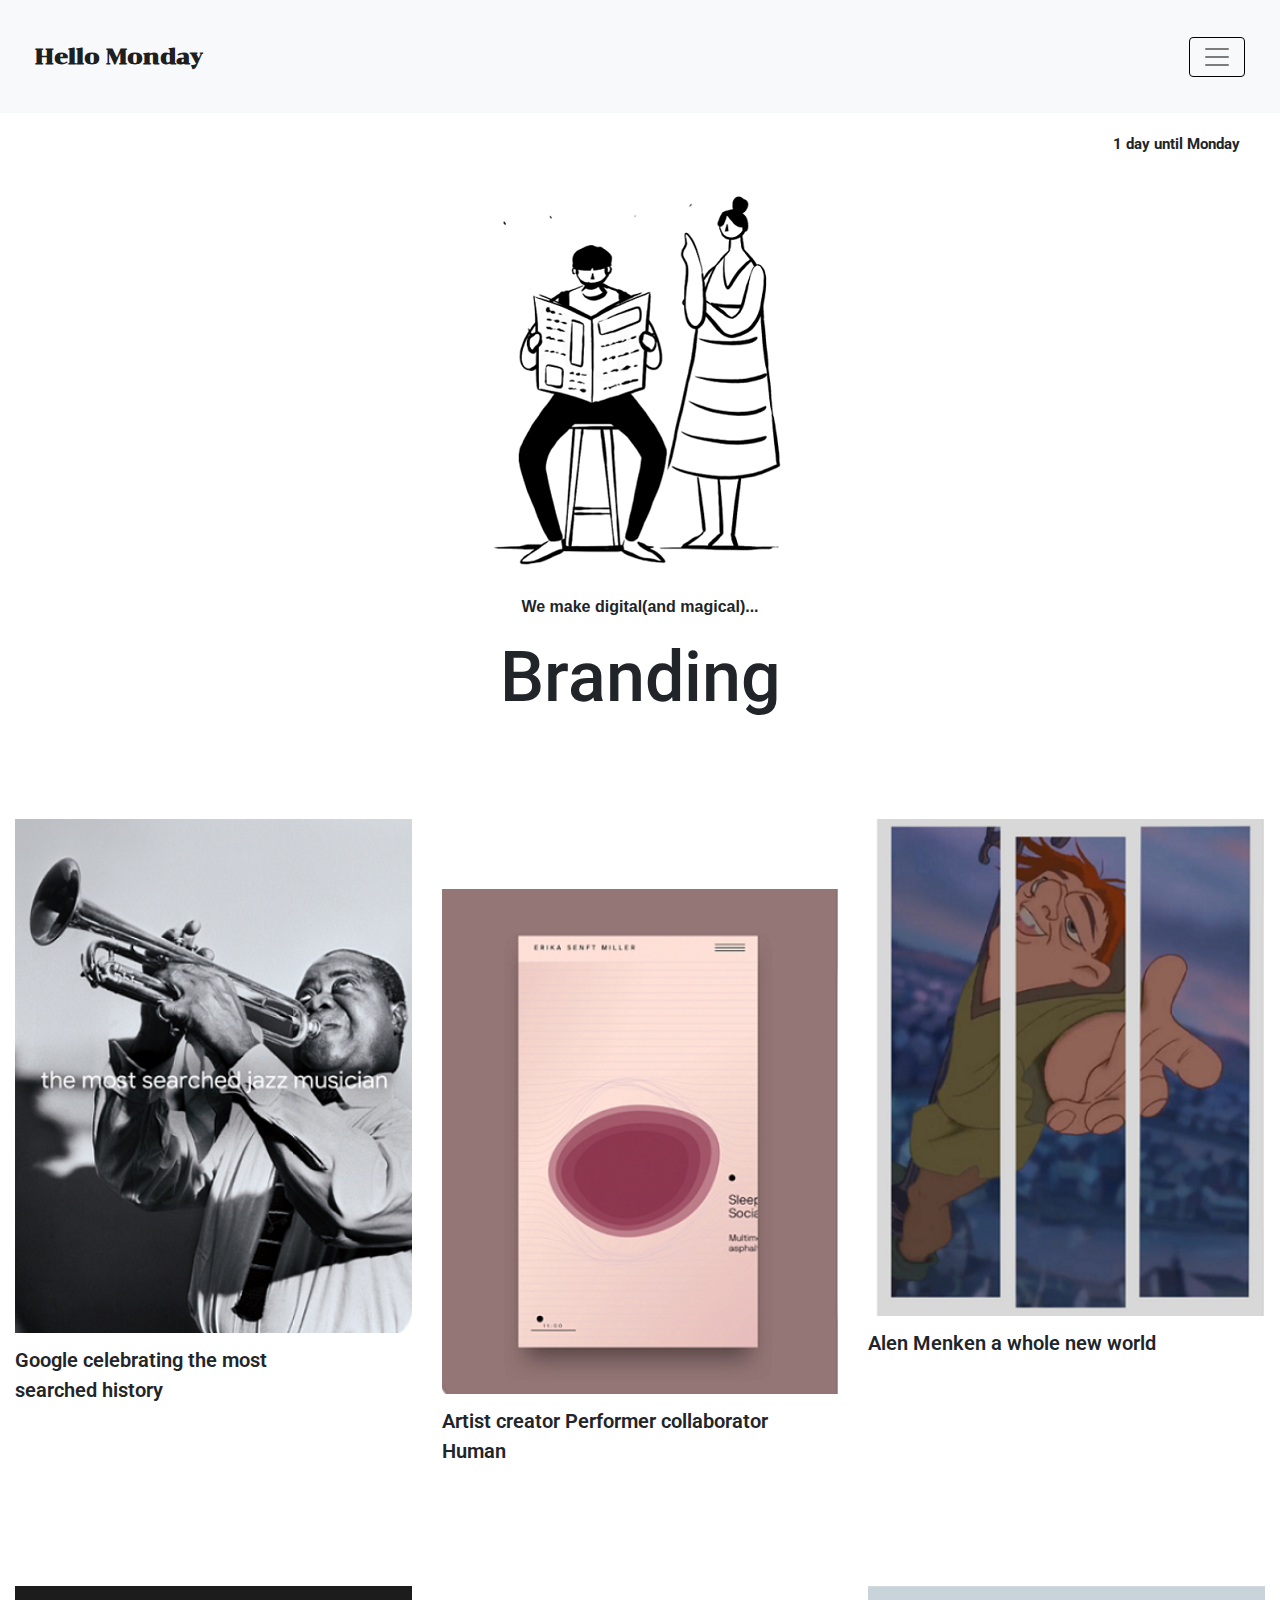
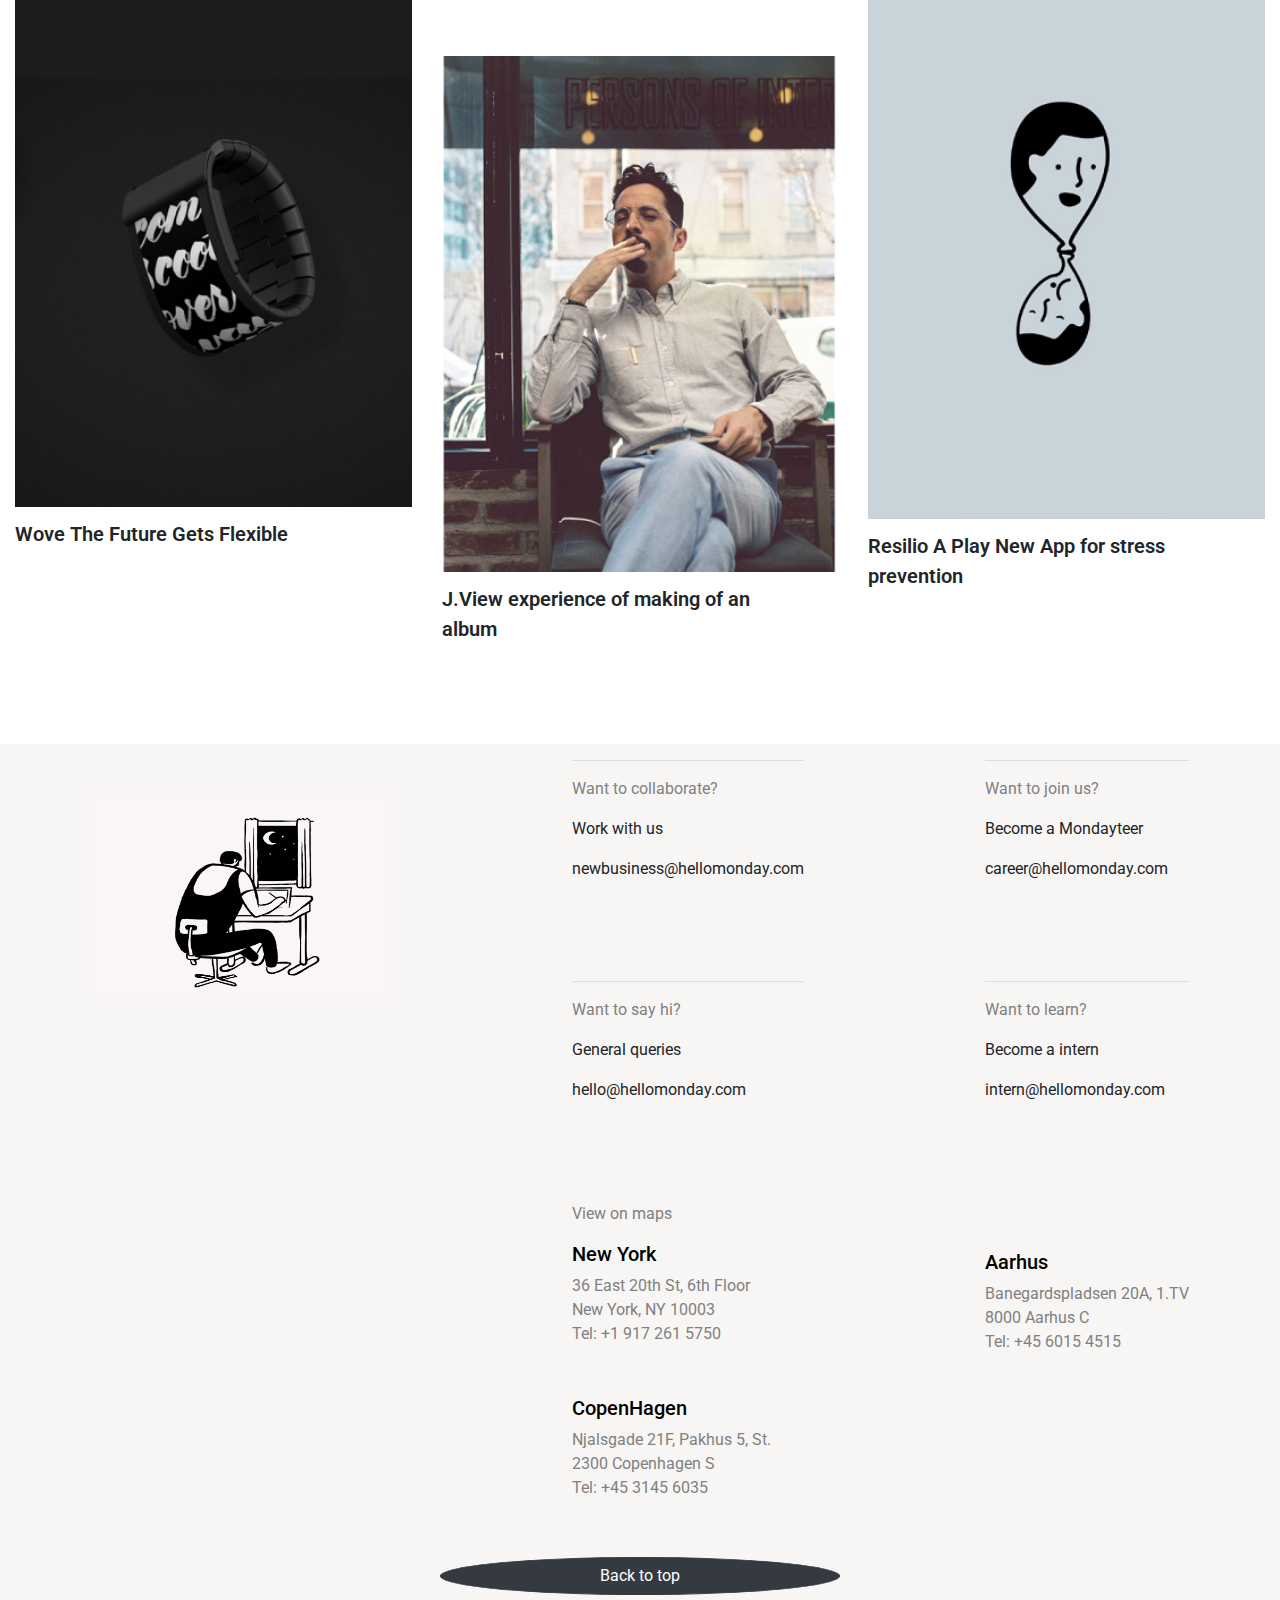
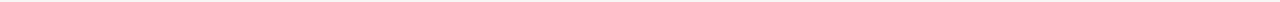
<file: index.html>
<!DOCTYPE html>
<html lang="en">

<head>
  <meta charset="UTF-8">
  <meta name="viewport" content="width=device-width, initial-scale=1.0">
  <title>Hello Monday</title>
  <link rel="stylesheet" href="https://stackpath.bootstrapcdn.com/bootstrap/4.5.2/css/bootstrap.min.css"
    integrity="sha384-JcKb8q3iqJ61gNV9KGb8thSsNjpSL0n8PARn9HuZOnIxN0hoP+VmmDGMN5t9UJ0Z" crossorigin="anonymous">
  <link rel="stylesheet" href="style.css">
  <link href="https://fonts.googleapis.com/css2?family=Chonburi&display=swap" rel="stylesheet">
  <link href="https://fonts.googleapis.com/css2?family=Roboto&display=swap" rel="stylesheet">
  <link rel="stylesheet" href="https://use.fontawesome.com/releases/v5.15.0/css/all.css"
    integrity="sha384-OLYO0LymqQ+uHXELyx93kblK5YIS3B2ZfLGBmsJaUyor7CpMTBsahDHByqSuWW+q" crossorigin="anonymous">
  <script src="https://code.jquery.com/jquery-3.5.1.slim.min.js"
    integrity="sha384-DfXdz2htPH0lsSSs5nCTpuj/zy4C+OGpamoFVy38MVBnE+IbbVYUew+OrCXaRkfj" crossorigin="anonymous">
  </script>
  <script src="https://cdn.jsdelivr.net/npm/popper.js@1.16.1/dist/umd/popper.min.js"
    integrity="sha384-9/reFTGAW83EW2RDu2S0VKaIzap3H66lZH81PoYlFhbGU+6BZp6G7niu735Sk7lN" crossorigin="anonymous">
  </script>
  <script src="https://stackpath.bootstrapcdn.com/bootstrap/4.5.2/js/bootstrap.min.js"
    integrity="sha384-B4gt1jrGC7Jh4AgTPSdUtOBvfO8shuf57BaghqFfPlYxofvL8/KUEfYiJOMMV+rV" crossorigin="anonymous">
  </script>

</head>

<body>

  <nav id="navigation" class="navbar navbar-light bg-light">
    <a class="navbar-brand" href="#">Hello Monday</a>
    <a href="#navigation"><button class="navbar-toggler" type="button" data-toggle="collapse" data-target="#collapsingNavbar"
      aria-expanded="false">
      <span class="navbar-toggler-icon"></span>
    </button></a>
    <div class="navbar-collapse collapse" id="collapsingNavbar">
      <ul class="navbar-nav">
        <li class="nav-item ">
          <a class="nav-link " href="work.html">Work</a>
        </li>
        <li class="nav-item">
          <a class="nav-link " href="#">Services</a>
        </li>
        <li class="nav-item">
          <a class="nav-link " href="#">About</a>
        </li>
        <li class="nav-item">
          <a class="nav-link " href="stories.html">Stories</a>
        </li>
        <li class="nav-item">
          <div class="social">
            <!-- <a class="" href="#">facebook</a>
            <a class="" href="#">facebook</a>
            <a class="" href="#">facebook</a> -->
            <a href="https://www.facebook.com/hellomonday"><i class="fab fa-facebook"></i></a>
            <a href="https://www.instagram.com/hellomondaycom"><i class="fab fa-instagram"></i></a>
            <a href="https://twitter.com/hellomondaycom"><i class="fab fa-twitter"></i></a>
          </div>
        </li>
      </ul>

    </div>
  </nav>
  <div class="monday">
    <p><i class="fas fa-calendar-week"></i>4 days until Monday</p>
  </div>
  <div class="img">
    <img src="images/HM.png" alt="image not found">
  </div>
  <p class="caption">We make digital(and magical)...</p>
  <div id="carouselExampleSlidesOnly" class="carousel slide" data-interval="2000" data-ride="carousel" data-pause="false">
    <div class="carousel-inner">
      <div class="carousel-item active">
        <h2 class="d-block w-100">Branding</h2>
      </div>
      <div class="carousel-item">
        <h2 class="d-block w-100">Experiences</h2>
      </div>
      <div class="carousel-item">
        <h2 class="d-block w-100">Products</h2>
      </div>
    </div>
  </div>
  <div class="row">
    <div class="col-lg-4 col-md-4 col-sm-6 col-6">
      <div class="card">
        <img class="card-title" src="images/1.png" alt="">
        <p class="card-text">Google celebrating the most searched history</p>
      </div>
    </div>
    <div class="col-lg-4 col-md-4 col-sm-6 col-6">
      <div class="card middle">
        <img class="card-title" src="images/2.png" alt="">
        <p class="card-text">Artist creator Performer collaborator Human</p>
      </div>
    </div>
    <div class="col-lg-4 col-md-4 col-sm-6 col-6">
      <div class="card">
        <img class="card-title" src="images/3.png" alt="">
        <p class="card-text">Alen Menken a whole new world</p>
      </div>
    </div>
    <div class="col-lg-4 col-md-4 col-sm-6 col-6">
      <div class="card">
        <img class="card-title" src="images/4.png" alt="">
        <p class="card-text">Wove The Future Gets Flexible</p>
      </div>
    </div>
    <div class="col-lg-4 col-md-4 col-sm-6 col-6">
      <div class="card middle">
        <img class="card-title" src="images/5.png" alt="">
        <p class="card-text">J.View experience of making of an album</p>
      </div>
    </div>
    <div class="col-lg-4 col-md-4 col-sm-6 col-6">
      <div class="card">
        <img class="card-title" src="images/6.png" alt="">
        <p class="card-text">Resilio A Play New App for stress prevention</p>
      </div>
    </div>
  </div>
  <footer>
    <div class="footer">
        <img src="images/footer.gif" alt="error" srcset="">
        <div class="xyz">
            <div class="section">
                <hr>
                <p onclick="copyToClipboard('#e1')" class="t title">Want to collaborate?</p>
                <p class="body">Work with us<br>
                </p>
                <p id="e1">newbusiness@hellomonday.com</p>
            </div>
            <div class="section">
                <hr>
                <p onclick="copyToClipboard('#e2')" class="t title">Want to say hi?</p>
                <p class="body">General queries<br>
                </p>
                <p id="e2">hello@hellomonday.com</p>
            </div>

            <div class="maps">
                <div class="one">
                    <p class="t">View on maps</p>
                    <a
                        href="https://www.google.com/maps/place/Hello+Monday/@40.7385487,-73.9908748,17z/data=!3m1!4b1!4m5!3m4!1s0x89c2598a2e1e0395:0x59d0e9a5cd05d207!8m2!3d40.7385487!4d-73.9886861">
                        <h5>New York</h5>
                        <p class="t">
                            36 East 20th St, 6th Floor<br>
                            New York, NY 10003<br>
                            Tel: +1 917 261 5750
                        </p>
                    </a>
                </div>
                <div class="one">
                    <a
                        href="https://www.google.com/maps/place/Hello+Monday/@55.6658995,12.5783361,17z/data=!3m1!4b1!4m5!3m4!1s0x46525311dc95031f:0x653c028e0411e843!8m2!3d55.6658995!4d12.5805301">
                        <h5>CopenHagen</h5>
                        <p class="t">
                            Njalsgade 21F, Pakhus 5, St.<br>
                            2300 Copenhagen S<br>
                            Tel: +45 3145 6035
                        </p>
                    </a>
                </div>
            </div>
        </div>


        <div class="xyz">
            <div class="section">
                <hr>
                <p onclick="copyToClipboard('#e3')" class="t title">Want to join us?</p>
                <p class="body">Become a Mondayteer<br>
                </p>
                <p id="e3">career@hellomonday.com</p>
            </div>
            <div class="section">
                <hr>
                <p onclick="copyToClipboard('#e4')" class="t title">Want to learn?</p>
                <p class="body">Become a intern<br>
                </p>
                <p id="e4">intern@hellomonday.com</p>
            </div>
            <br><br>
            <div class="">
                <a
                    href="https://www.google.com/maps/place/Hello+Monday/@56.1500968,10.2030539,17z/data=!4m13!1m7!3m6!1s0x464c3f8dc17e752d:0x89536a5252bed856!2sBaneg%C3%A5rdspladsen+20A,+1.tv,+8000+Aarhus!3b1!8m2!3d56.150078!4d10.2027439!3m4!1s0x464c3f8dc17e752d:0x62f4201f2d2c96e!8m2!3d56.150078!4d10.2027439">
                    <h5>Aarhus</h5>
                    <p class="t">
                        Banegardspladsen 20A, 1.TV<br>
                        8000 Aarhus C<br>
                        Tel: +45 6015 4515
                    </p>
                </a>
            </div>
        </div>
    </div>
    <div class="btn">
        <a href="#navigation"><button class="btn btn-dark">Back to top</button></a>
    </div>
</footer>
  <script src="https://ajax.googleapis.com/ajax/libs/jquery/3.5.1/jquery.min.js"></script>
  <script src="script.js"></script>
</body>

</html>
</file>
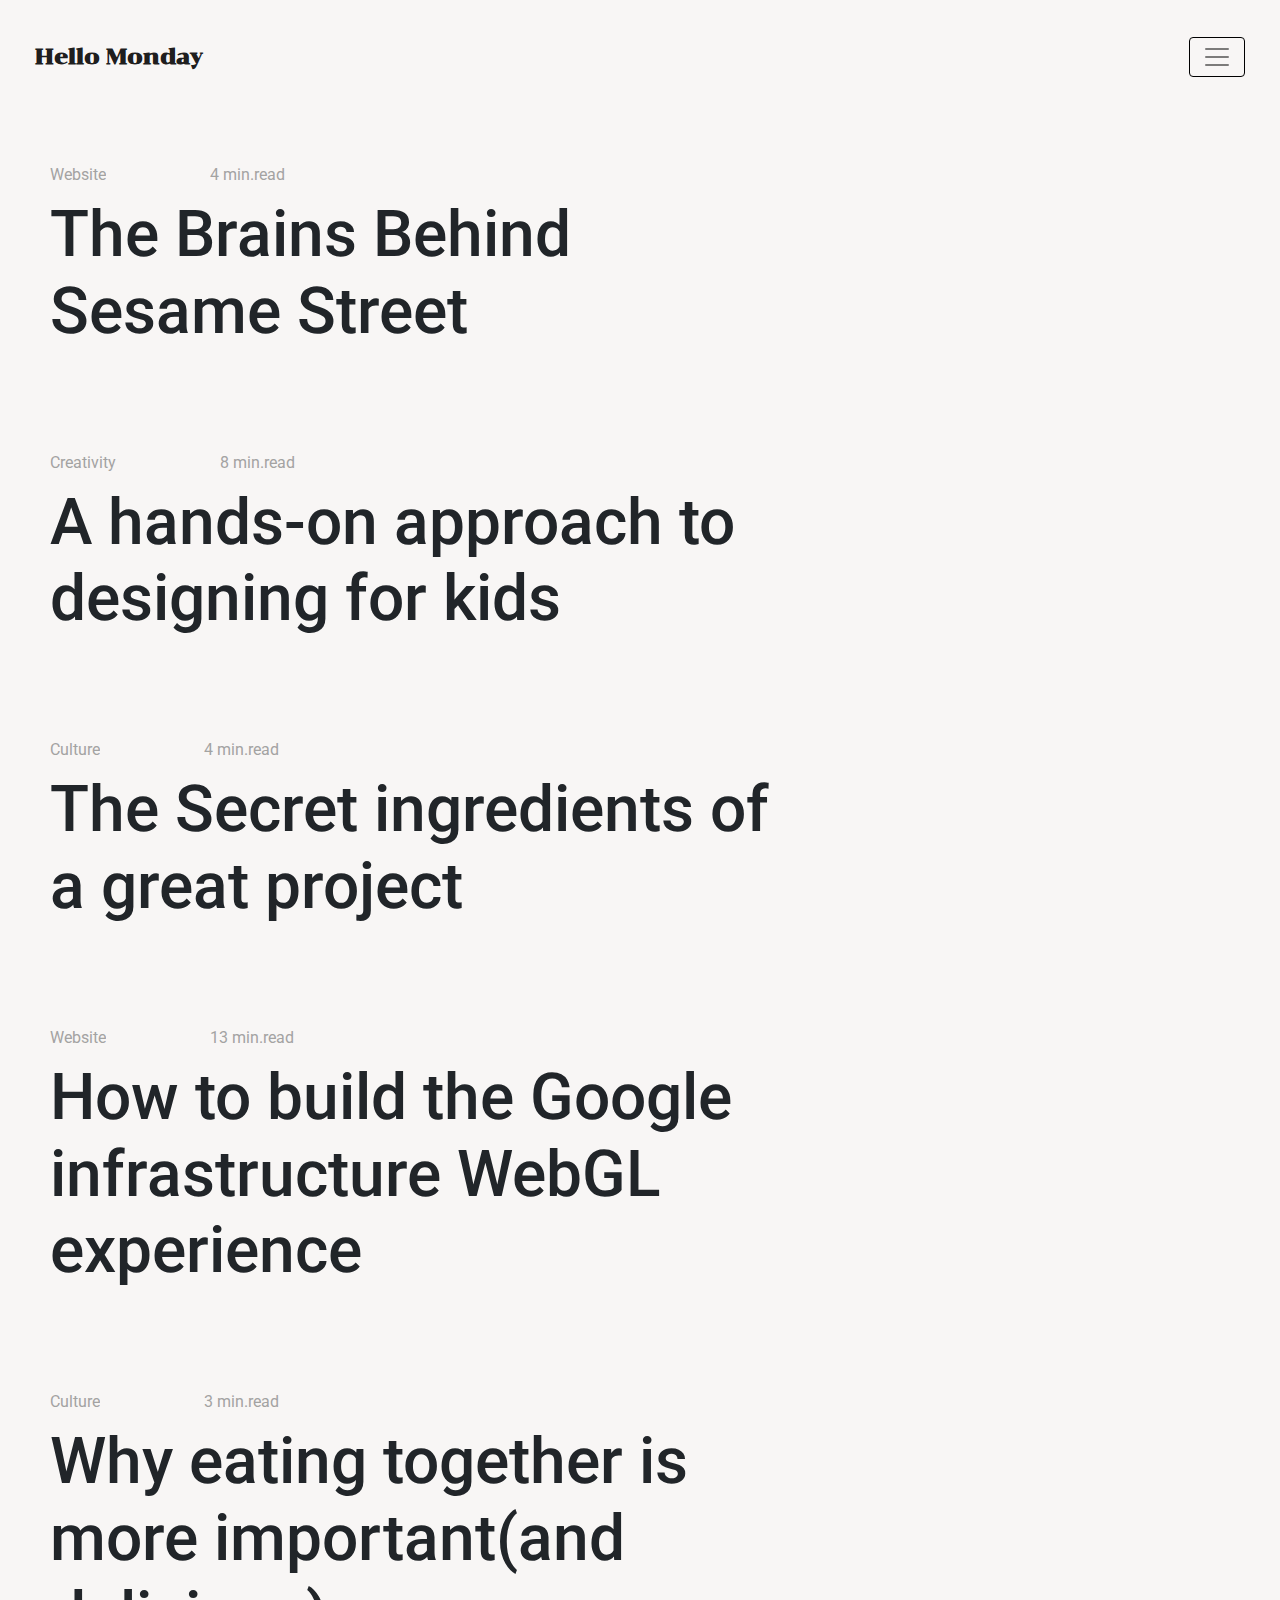
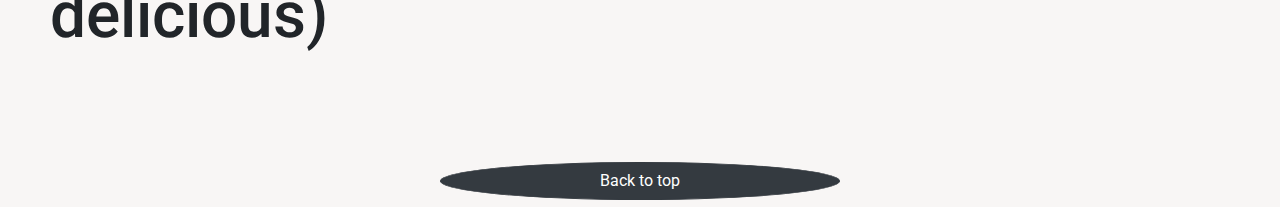
<file: stories.html>
<!DOCTYPE html>
<html lang="en">

<head>
    <meta charset="UTF-8">
    <meta name="viewport" content="width=device-width, initial-scale=1.0">
    <title>Hello Monday</title>
    <link rel="stylesheet" href="https://stackpath.bootstrapcdn.com/bootstrap/4.5.2/css/bootstrap.min.css"
        integrity="sha384-JcKb8q3iqJ61gNV9KGb8thSsNjpSL0n8PARn9HuZOnIxN0hoP+VmmDGMN5t9UJ0Z" crossorigin="anonymous">
    <link rel="stylesheet" href="style.css">
    <link rel="stylesheet" href="stories.css">
    <link href="https://fonts.googleapis.com/css2?family=Chonburi&display=swap" rel="stylesheet">
    <link href="https://fonts.googleapis.com/css2?family=Roboto&display=swap" rel="stylesheet">
    <link rel="stylesheet" href="https://use.fontawesome.com/releases/v5.15.0/css/all.css"
        integrity="sha384-OLYO0LymqQ+uHXELyx93kblK5YIS3B2ZfLGBmsJaUyor7CpMTBsahDHByqSuWW+q" crossorigin="anonymous">
    <script src="https://code.jquery.com/jquery-3.5.1.slim.min.js"
        integrity="sha384-DfXdz2htPH0lsSSs5nCTpuj/zy4C+OGpamoFVy38MVBnE+IbbVYUew+OrCXaRkfj" crossorigin="anonymous">
    </script>
    <script src="https://cdn.jsdelivr.net/npm/popper.js@1.16.1/dist/umd/popper.min.js"
        integrity="sha384-9/reFTGAW83EW2RDu2S0VKaIzap3H66lZH81PoYlFhbGU+6BZp6G7niu735Sk7lN" crossorigin="anonymous">
    </script>
    <script src="https://stackpath.bootstrapcdn.com/bootstrap/4.5.2/js/bootstrap.min.js"
        integrity="sha384-B4gt1jrGC7Jh4AgTPSdUtOBvfO8shuf57BaghqFfPlYxofvL8/KUEfYiJOMMV+rV" crossorigin="anonymous">
    </script>

</head>

<body>

    <nav id="navigation" class="navbar navbar-light">
        <a class="navbar-brand" href="index.html">Hello Monday</a>
        <a href="#navigation"><button class="navbar-toggler" type="button" data-toggle="collapse"
                data-target="#collapsingNavbar" aria-expanded="false">
                <span class="navbar-toggler-icon"></span>
            </button></a>
        <div class="navbar-collapse collapse" id="collapsingNavbar">
            <ul class="navbar-nav">
                <li class="nav-item ">
                    <a class="nav-link " href="work.html">Work</a>
                </li>
                <li class="nav-item">
                    <a class="nav-link " href="#">Services</a>
                </li>
                <li class="nav-item">
                    <a class="nav-link " href="#">About</a>
                </li>
                <li class="nav-item">
                    <a class="nav-link " href="stories.html">Stories</a>
                </li>
                <li class="nav-item">
                    <div class="social">
                        <a href="https://www.facebook.com/hellomonday"><i class="fab fa-facebook"></i></a>
                        <a href="https://www.instagram.com/hellomondaycom"><i class="fab fa-instagram"></i></a>
                        <a href="https://twitter.com/hellomondaycom"><i class="fab fa-twitter"></i></a>
                    </div>
                </li>
            </ul>

        </div>
    </nav>
    <div class="stories">
        <div class="">
            <p class="para">Website</p>
            <p class="para">4 min.read</p>
            <h1 class="heading">The Brains Behind Sesame Street</h1>
        </div>
        <div class="">
            <p class="para">Creativity</p>
            <p class="para">8 min.read</p>
            <h1 class="heading">A hands-on approach to designing for kids</h1>
        </div>
        <div class="">
            <p class="para">Culture</p>
            <p class="para">4 min.read</p>
            <h1 class="heading">The Secret ingredients of a great project</h1>
        </div>
        <div class="">
            <p class="para">Website</p>
            <p class="para">13 min.read</p>
            <h1 class="heading">How to build the Google infrastructure WebGL experience</h1>
        </div>
        <div class="">
            <p class="para">Culture</p>
            <p class="para">3 min.read</p>
            <h1 class="heading">Why eating together is more important(and delicious)</h1>
        </div>
    </div>

    <div class="btn">
        <a href="#navigation"><button class="btn btn-dark">Back to top</button></a>
    </div>
    <script src="https://ajax.googleapis.com/ajax/libs/jquery/3.5.1/jquery.min.js"></script>
    <script src="script.js"></script>
</body>

</html>
</file>
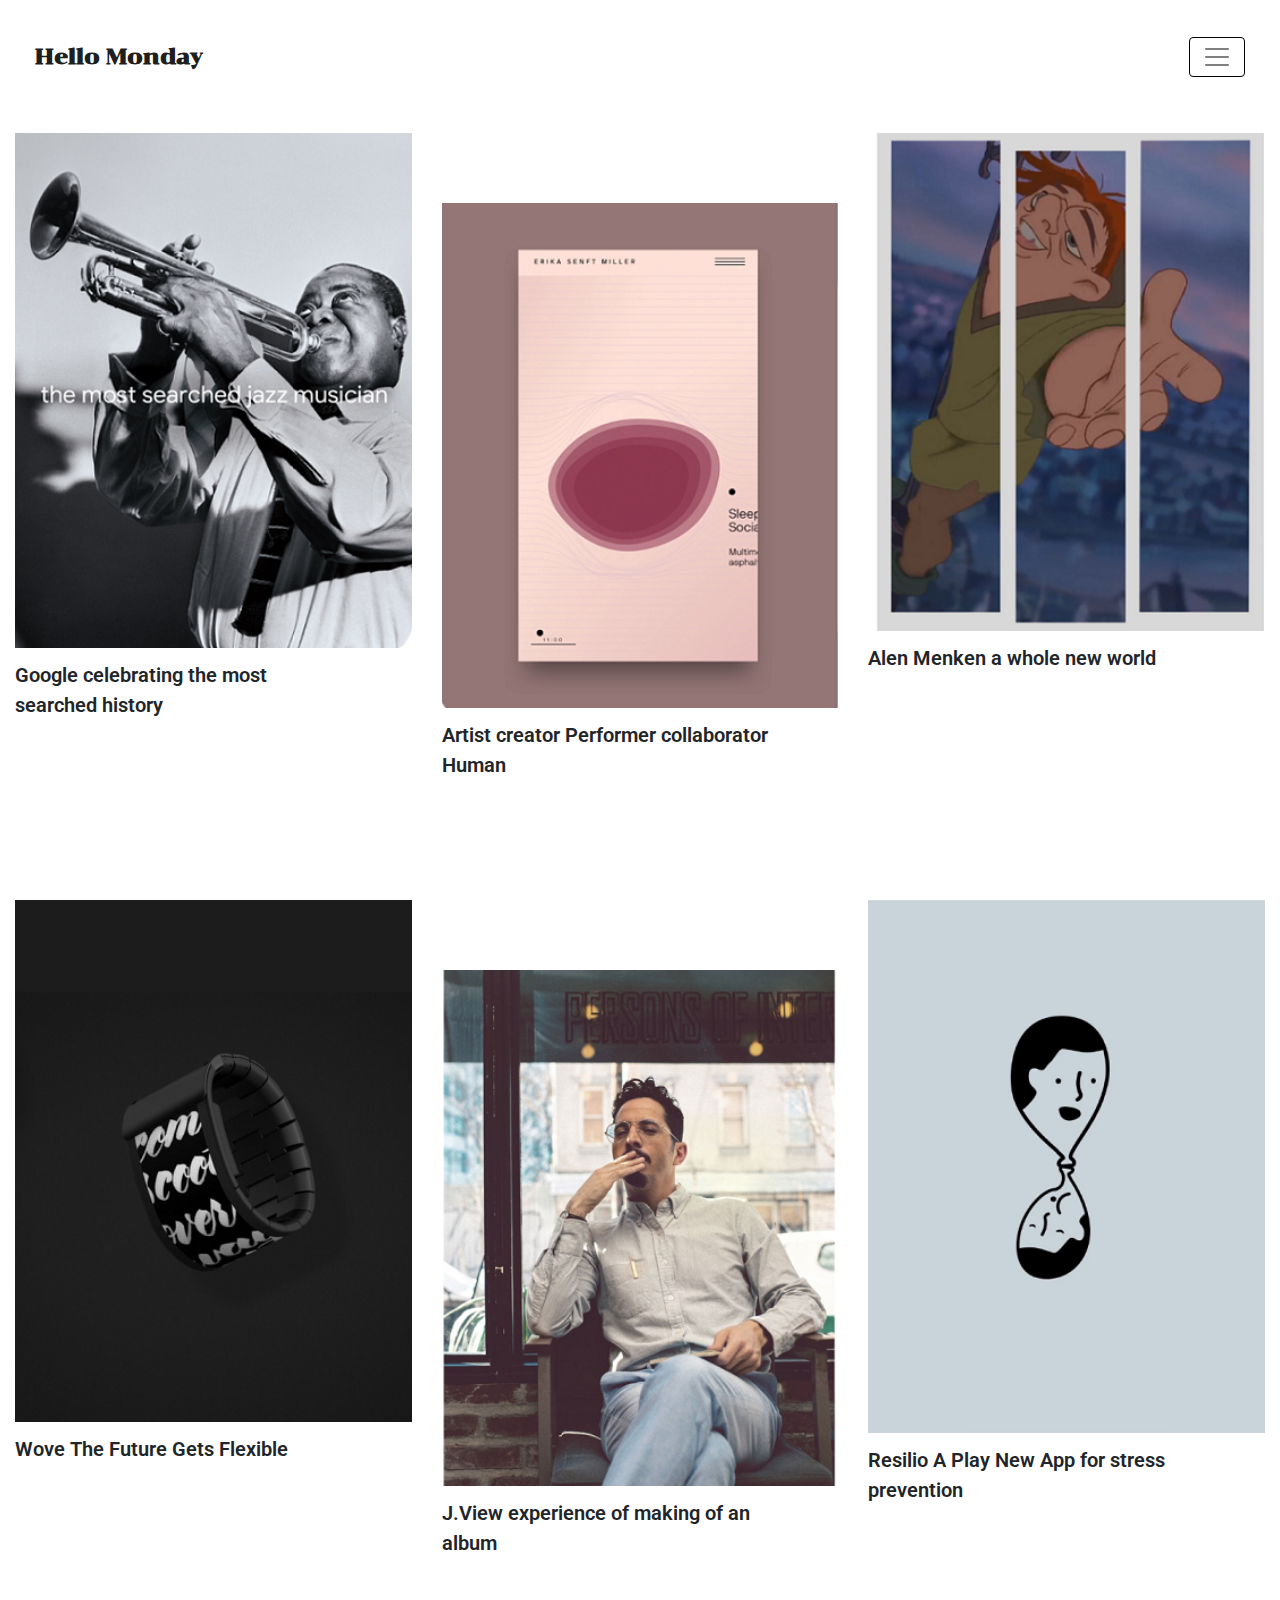
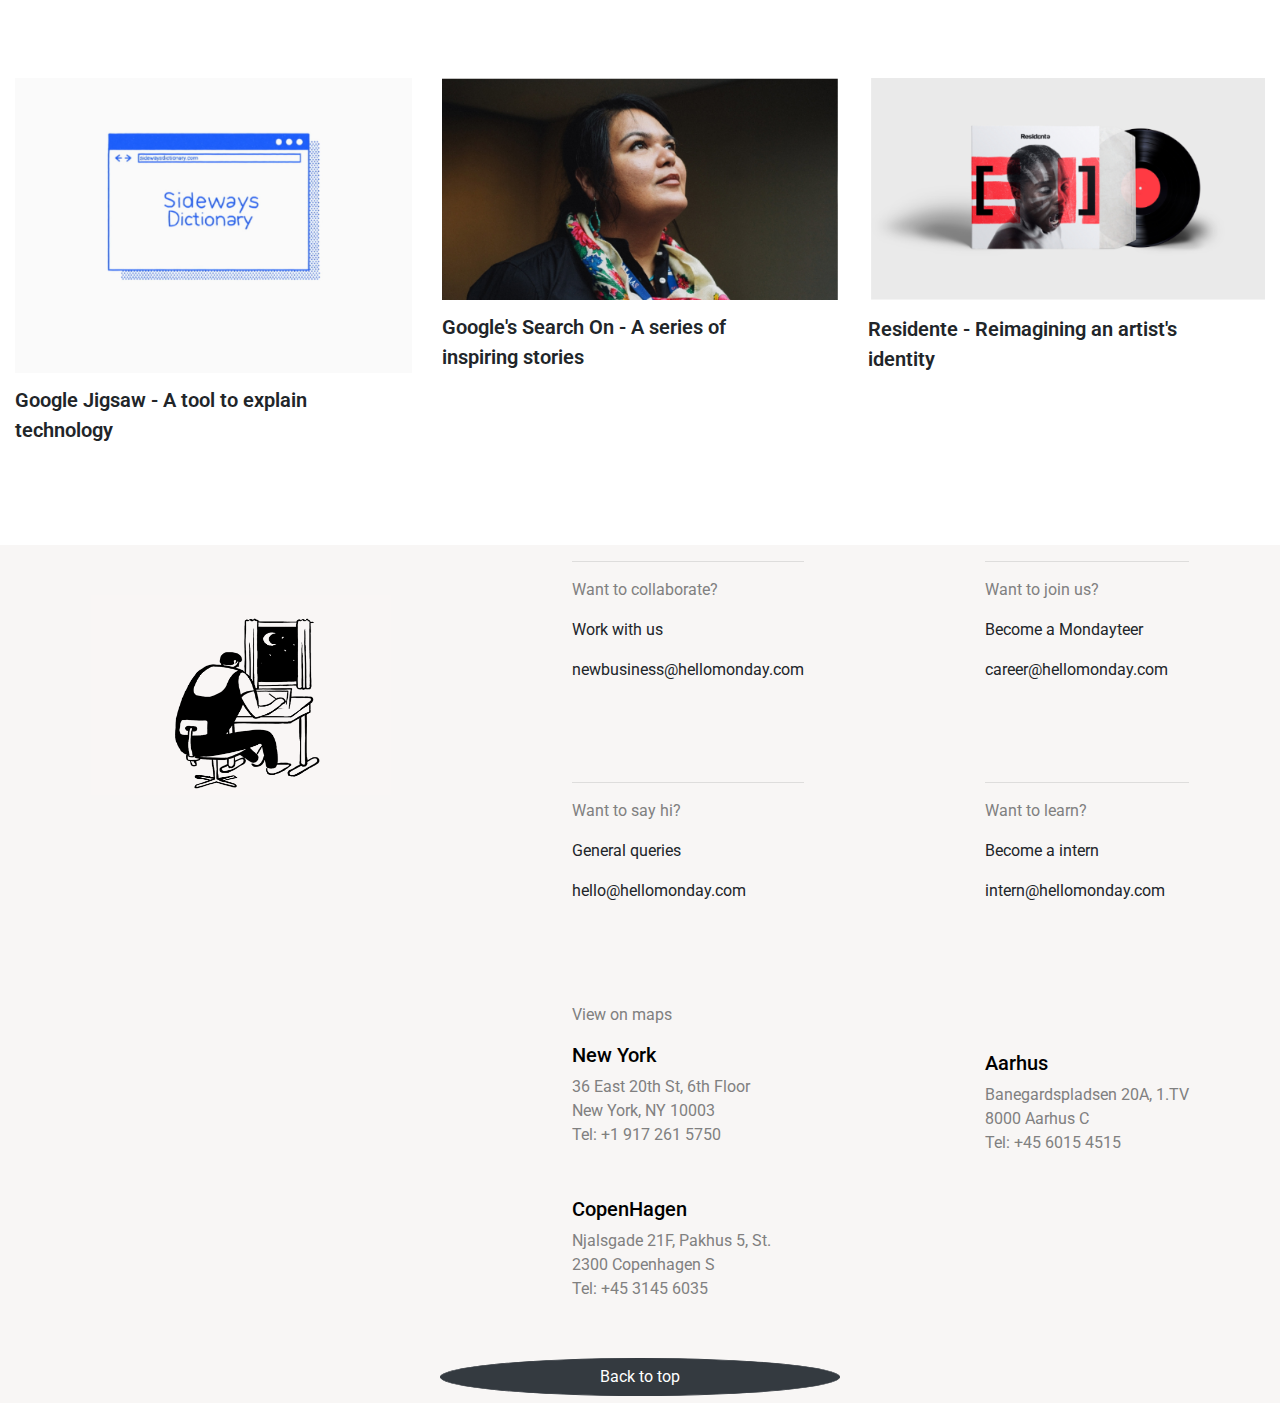
<file: work.html>
<!DOCTYPE html>
<html lang="en">

<head>
    <meta charset="UTF-8">
    <meta name="viewport" content="width=device-width, initial-scale=1.0">
    <title>Hello Monday</title>
    <link rel="stylesheet" href="https://stackpath.bootstrapcdn.com/bootstrap/4.5.2/css/bootstrap.min.css"
        integrity="sha384-JcKb8q3iqJ61gNV9KGb8thSsNjpSL0n8PARn9HuZOnIxN0hoP+VmmDGMN5t9UJ0Z" crossorigin="anonymous">
    <link rel="stylesheet" href="style.css">
    <link href="https://fonts.googleapis.com/css2?family=Chonburi&display=swap" rel="stylesheet">
    <link href="https://fonts.googleapis.com/css2?family=Roboto&display=swap" rel="stylesheet">
    <link rel="stylesheet" href="https://use.fontawesome.com/releases/v5.15.0/css/all.css"
        integrity="sha384-OLYO0LymqQ+uHXELyx93kblK5YIS3B2ZfLGBmsJaUyor7CpMTBsahDHByqSuWW+q" crossorigin="anonymous">
    <script src="https://code.jquery.com/jquery-3.5.1.slim.min.js"
        integrity="sha384-DfXdz2htPH0lsSSs5nCTpuj/zy4C+OGpamoFVy38MVBnE+IbbVYUew+OrCXaRkfj" crossorigin="anonymous">
    </script>
    <script src="https://cdn.jsdelivr.net/npm/popper.js@1.16.1/dist/umd/popper.min.js"
        integrity="sha384-9/reFTGAW83EW2RDu2S0VKaIzap3H66lZH81PoYlFhbGU+6BZp6G7niu735Sk7lN" crossorigin="anonymous">
    </script>
    <script src="https://stackpath.bootstrapcdn.com/bootstrap/4.5.2/js/bootstrap.min.js"
        integrity="sha384-B4gt1jrGC7Jh4AgTPSdUtOBvfO8shuf57BaghqFfPlYxofvL8/KUEfYiJOMMV+rV" crossorigin="anonymous">
    </script>

</head>

<body>

    <nav id="navigation" class="navbar navbar-light" style="background-color: white;">
        <a class="navbar-brand" href="index.html">Hello Monday</a>
        <a href="#navigation"><button class="navbar-toggler" type="button" data-toggle="collapse"
                data-target="#collapsingNavbar" aria-expanded="false">
                <span class="navbar-toggler-icon"></span>
            </button></a>
        <div class="navbar-collapse collapse" id="collapsingNavbar">
            <ul class="navbar-nav">
                <li class="nav-item ">
                    <a class="nav-link " href="work.html">Work</a>
                </li>
                <li class="nav-item">
                    <a class="nav-link " href="#">Services</a>
                </li>
                <li class="nav-item">
                    <a class="nav-link " href="#">About</a>
                </li>
                <li class="nav-item">
                    <a class="nav-link " href="stories.html">Stories</a>
                </li>
                <li class="nav-item">
                    <div class="social">
                        <!-- <a class="" href="#">facebook</a>
            <a class="" href="#">facebook</a>
            <a class="" href="#">facebook</a> -->
                        <a href="https://www.facebook.com/hellomonday"><i class="fab fa-facebook"></i></a>
                        <a href="https://www.instagram.com/hellomondaycom"><i class="fab fa-instagram"></i></a>
                        <a href="https://twitter.com/hellomondaycom"><i class="fab fa-twitter"></i></a>
                    </div>
                </li>
            </ul>

        </div>
    </nav>

    <div class="row">
        <div class="col-lg-4 col-md-4 col-sm-6 col-6">
            <div class="card">
                <img class="card-title" src="images/1.png" alt="">
                <p class="card-text">Google celebrating the most searched history</p>
            </div>
        </div>
        <div class="col-lg-4 col-md-4 col-sm-6 col-6">
            <div class="card middle">
                <img class="card-title" src="images/2.png" alt="">
                <p class="card-text">Artist creator Performer collaborator Human</p>
            </div>
        </div>
        <div class="col-lg-4 col-md-4 col-sm-6 col-6">
            <div class="card">
                <img class="card-title" src="images/3.png" alt="">
                <p class="card-text">Alen Menken a whole new world</p>
            </div>
        </div>
        <div class="col-lg-4 col-md-4 col-sm-6 col-6">
            <div class="card">
                <img class="card-title" src="images/4.png" alt="">
                <p class="card-text">Wove The Future Gets Flexible</p>
            </div>
        </div>
        <div class="col-lg-4 col-md-4 col-sm-6 col-6">
            <div class="card middle">
                <img class="card-title" src="images/5.png" alt="">
                <p class="card-text">J.View experience of making of an album</p>
            </div>
        </div>
        <div class="col-lg-4 col-md-4 col-sm-6 col-6">
            <div class="card">
                <img class="card-title" src="images/6.png" alt="">
                <p class="card-text">Resilio A Play New App for stress prevention</p>
            </div>
        </div>

        <div class="col-lg-4 col-md-4 col-sm-6 col-6">
            <div class="card">
                <img class="card-title" src="images/7.png" alt="">
                <p class="card-text">Google Jigsaw - A tool to explain technology</p>
            </div>
        </div>

        <div class="col-lg-4 col-md-4 col-sm-6 col-6">
            <div class="card">
                <img class="card-title" src="images/8.png" alt="">
                <p class="card-text">Google's Search On - A series of inspiring stories</p>
            </div>
        </div>

        <div class="col-lg-4 col-md-4 col-sm-6 col-6">
            <div class="card">
                <img class="card-title" src="images/9.png" alt="">
                <p class="card-text">Residente - Reimagining an artist's identity</p>
            </div>
        </div>
    </div>
    <footer>
        <div class="footer">
            <img src="images/footer.gif" alt="error" srcset="">
            <div class="xyz">
                <div class="section">
                    <hr>
                    <p onclick="copyToClipboard('#e1')" class="t title">Want to collaborate?</p>
                    <p class="body">Work with us<br>
                    </p>
                    <p id="e1">newbusiness@hellomonday.com</p>
                </div>
                <div class="section">
                    <hr>
                    <p onclick="copyToClipboard('#e2')" class="t title">Want to say hi?</p>
                    <p class="body">General queries<br>
                    </p>
                    <p id="e2">hello@hellomonday.com</p>
                </div>

                <div class="maps">
                    <div class="one">
                        <p class="t">View on maps</p>
                        <a
                            href="https://www.google.com/maps/place/Hello+Monday/@40.7385487,-73.9908748,17z/data=!3m1!4b1!4m5!3m4!1s0x89c2598a2e1e0395:0x59d0e9a5cd05d207!8m2!3d40.7385487!4d-73.9886861">
                            <h5>New York</h5>
                            <p class="t">
                                36 East 20th St, 6th Floor<br>
                                New York, NY 10003<br>
                                Tel: +1 917 261 5750
                            </p>
                        </a>
                    </div>
                    <div class="one">
                        <a
                            href="https://www.google.com/maps/place/Hello+Monday/@55.6658995,12.5783361,17z/data=!3m1!4b1!4m5!3m4!1s0x46525311dc95031f:0x653c028e0411e843!8m2!3d55.6658995!4d12.5805301">
                            <h5>CopenHagen</h5>
                            <p class="t">
                                Njalsgade 21F, Pakhus 5, St.<br>
                                2300 Copenhagen S<br>
                                Tel: +45 3145 6035
                            </p>
                        </a>
                    </div>
                </div>
            </div>


            <div class="xyz">
                <div class="section">
                    <hr>
                    <p onclick="copyToClipboard('#e3')" class="t title">Want to join us?</p>
                    <p class="body">Become a Mondayteer<br>
                    </p>
                    <p id="e3">career@hellomonday.com</p>
                </div>
                <div class="section">
                    <hr>
                    <p onclick="copyToClipboard('#e4')" class="t title">Want to learn?</p>
                    <p class="body">Become a intern<br>
                    </p>
                    <p id="e4">intern@hellomonday.com</p>
                </div>
                <br><br>
                <div class="">
                    <a
                        href="https://www.google.com/maps/place/Hello+Monday/@56.1500968,10.2030539,17z/data=!4m13!1m7!3m6!1s0x464c3f8dc17e752d:0x89536a5252bed856!2sBaneg%C3%A5rdspladsen+20A,+1.tv,+8000+Aarhus!3b1!8m2!3d56.150078!4d10.2027439!3m4!1s0x464c3f8dc17e752d:0x62f4201f2d2c96e!8m2!3d56.150078!4d10.2027439">
                        <h5>Aarhus</h5>
                        <p class="t">
                            Banegardspladsen 20A, 1.TV<br>
                            8000 Aarhus C<br>
                            Tel: +45 6015 4515
                        </p>
                    </a>
                </div>
            </div>
        </div>
        <div class="btn">
            <a href="#navigation"><button class="btn btn-dark">Back to top</button></a>
        </div>
    </footer>
    <script src="https://ajax.googleapis.com/ajax/libs/jquery/3.5.1/jquery.min.js"></script>
    <script src="script.js"></script>
</body>

</html>
</file>
<file: style.css>
html {
    scroll-behavior: smooth;
}  
.nav-item {
    margin: 0 15px;
}

.nav-link {
    color: black !important;
    font-size: 45px;
    margin: 5px 0;
    transition: margin-left 0.5s;
}

.nav-link:hover {
    margin-left: 50px;
}

.navbar {
    padding: 35px;
}

.navbar-toggler {
    border-color: black !important;
    transition: margin 0.5s;
}

.navbar-toggler:hover {
    margin: 0 10px;
}

.navbar-nav {
    text-align: center;
}

.navbar-brand {
    font-weight: bold;
    font-size: 22px;
    font-family: 'Chonburi', cursive;
}
.social{
    display: flex;
    justify-content: center;
}
.social i{
    margin: 100px 20px 5px;
    font-size: 20px;
}
.social a{
    color: white;
}

.social a:hover{
    opacity: 0.5;
}
.open {
    background-color: black !important;
}

.open-link {
    color: white !important;
}

.open-btn {
    border-color: white !important;
}

.xIcon {
    background-image: url('images/x.png') !important;
}

.img {
    display: flex;
    justify-content: center;
    /* text-align: center;
    width: 300px;
    height: 300px;
    margin: auto; */
    transition: margin-left 0.75s;
}

.img:hover {
    margin-left: 75px;
}

.caption {
    text-align: center;
    font-family: 'Segoe UI', Tahoma, Geneva, Verdana, sans-serif;
    font-weight: 600;
}

.carousel {
    text-align: center;
}

.carousel-inner h2 {
    font-size: 70px;
    font-family: 'Roboto', sans-serif;
    margin: 0 0 80px;
}

.monday {
    display: flex;
    justify-content: flex-end;
}

.monday p {
    margin-top: 10px;
    margin-right: 20px;
    font-size: 15px;
    font-weight: 700;
}

.monday i {
    margin-right: 5px;
}
.row{
    margin: 0;
}
.card{
    margin: 20px 0 100px;
    border: none !important;
}
.card-text{
    font-family: 'Roboto', sans-serif;
    font-size: 20px;
    font-weight: 600;
    margin-right: 60px !important;
    cursor: pointer;
}
.card-title{
    transition: border-radius 0.2s;
}

.card-title:hover{
    border-radius: 15%;
}
.middle{
    margin-top: 90px;
}
footer{
    background-color:rgb(248, 246, 245);
}

.footer{
    display:flex;
    flex-wrap: wrap;
    justify-content: space-around;
    /* flex-grow: 2; */
}
.section{
    margin-bottom: 100px;
    cursor: pointer;
}

footer img{
    width: 300px;
    height: 200px;
    margin-top: 50px;
}
.btn{
    display: flex;
    justify-content: center;
    width: 400px;
    margin: 0 auto;
    border-radius: 50%;
}
a{
    text-decoration: none !important;
}

.t{
    color: grey;
}

.one{
    margin-bottom: 50px;
}

h5{
    color: black !important;
}
/* media queries */
@media(max-width:768px){
    body{
        overflow: visible !important;
    }
    footer img{
        display: none;
    }
    .btn{
        width: 200px;
    }
    .card-title{
        height: 250px;
    }
    .carousel-inner h2 {
        font-size: 60px;
    }
    .social i{
        margin: 100px 20px 5px;
    }
    
    .img:hover {
        margin-left: 0;
    }
}

@media(max-width:426px){
    .img {
        width: 50px;
        height: 250px;
        margin: 0 auto;
        /* transition: none !important; */
    }
    .img:hover {
        margin-left: 0;
    }
    .carousel-inner h2 {
        font-size: 40px;
    }
    .navbar-brand{
        font-size: 18px;
    }
    .card-title{
        height: 200px;
    }
    .nav-link{
        margin: 15px 0;
        font-size: 30px;
    }
    .social i{
        margin: 120px 20px 50px;
    }
}

@media(max-width:350px){
    body{
        width: 350px;
    }
    .img:hover {
        margin-left: 0;
    }
    
}
</file>
<file: stories.css>
body{
    background-color: #f8f6f5;
}
.heading{
    padding: 10px 50px 50px;
    font-family: 'Roboto', sans-serif;
    font-size:4rem;
    margin-right: 450px;
    margin-bottom: 50px;
    cursor: pointer;
}

.h{
    transition: margin-left 0.2s;
}

.h:hover{
    margin-left: 50px;
}

.para{
    color: grey;
    padding: 0 50px;
    display: inline;
    /* margin: 10px; */
    opacity: 0.7;
}

.stories{
    margin-top: 50px;
}

/* media queries */

@media(max-width:720px){
    .heading{
        font-size: 2rem;
        margin-right: 100px ;
    }
}

@media(max-width:768px){
    .heading{
        margin-right: 180px;
    }
}
</file>
